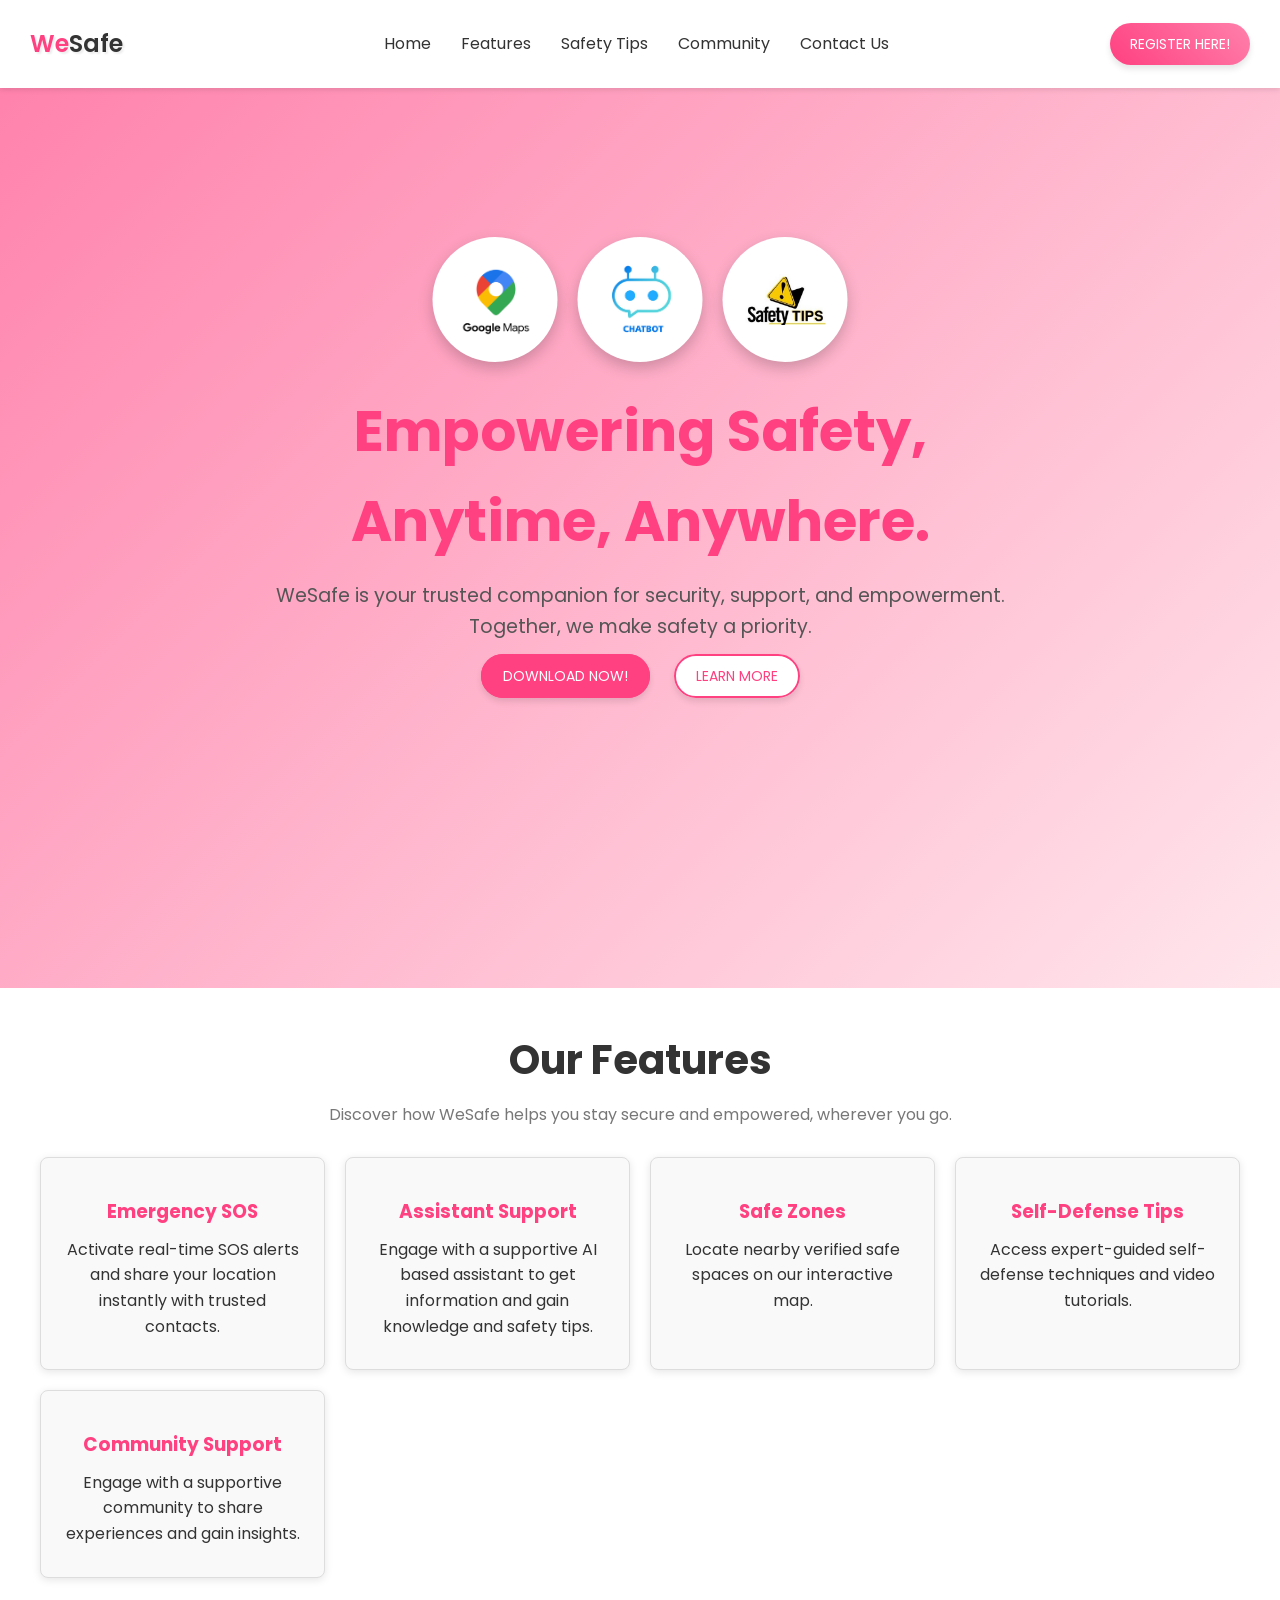
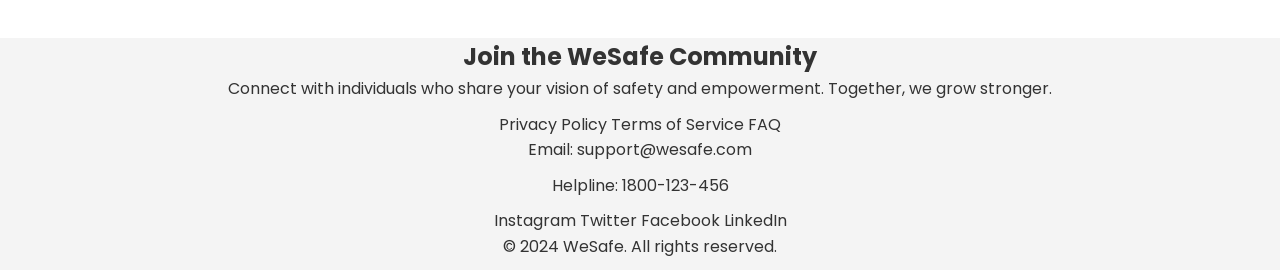
<file: index.html>
<!DOCTYPE html>
<html lang="en">
<head>
    <meta charset="UTF-8">
    <meta name="viewport" content="width=device-width, initial-scale=1.0">
    <title>WeSafe - Safety Website</title>
    <link rel="stylesheet" href="styles.css">
    <link href="https://fonts.googleapis.com/css2?family=Poppins:wght@300;400;600&display=swap" rel="stylesheet">
</head>
<body>
    <nav class="navbar">
        <div class="logo">We<span>Safe</span></div>
        <ul class="nav-links">
            <li><a href="#home">Home</a></li>
            <li><a href="#features">Features</a></li>
            <li><a href="tips.html">Safety Tips</a></li>
            <li><a href="#community">Community</a></li>
            <li><a href="#community">Contact Us</a></li>
        </ul>
        <a href="register.html" class="btn btn-login">Register Here!</a>
    </nav>
    <section class="hero" id="home">
        <div class="hero-content">
            <div class="hero-top-buttons">
                <!-- <a href="#" target="_blank" class="button-icon">
                    <img src="f1.jpg" alt="SOS" class="button-icon">
                </a> -->
                <a href="https://maps.google.com" target="_blank" class="button-icon" id="mapsLink">
                    <img src="f2.png" alt="Maps" class="button-icon">
                </a>
                <a href="https://cdn.botpress.cloud/webchat/v2.2/shareable.html?configUrl=https://files.bpcontent.cloud/2024/12/22/10/20241222104906-MTEVPMKH.json" target="_blank" class="button-icon">
                    <img src="f3.jpg" alt="Chatbot" class="button-icon">
                </a>
                <a href="tips.html" target="_blank" class="button-icon">
                    <img src="f4.jpg" alt="Tips" class="button-icon">
                </a>
            </div>
            <h1>Empowering Safety, Anytime, Anywhere.</h1>
            <p>WeSafe is your trusted companion for security, support, and empowerment. Together, we make safety a
                priority.</p>
            <div class="hero-buttons">
                <a href="#" class="btn btn-primary">Download Now!</a>
                <a href="#features" class="btn btn-secondary">Learn More</a>
            </div>
        </div>
    </section>
    <section id="features" class="features">
        <h2>Our Features</h2>
        <p class="section-desc">Discover how WeSafe helps you stay secure and empowered, wherever you go.</p>
        <div class="feature-cards">
            <div class="card">
                <h3>Emergency SOS</h3>
                <p>Activate real-time SOS alerts and share your location instantly with trusted contacts.</p>
            </div>
            <div class="card">
                <h3>Assistant Support</h3>
                <p>Engage with a supportive AI based assistant to get information and gain knowledge and safety tips.
                </p>
            </div>
            <div class="card">
                <h3>Safe Zones</h3>
                <p>Locate nearby verified safe spaces on our interactive map.</p>
            </div>
            <div class="card">
                <h3>Self-Defense Tips</h3>
                <p>Access expert-guided self-defense techniques and video tutorials.</p>
            </div>
            <div class="card">
                <h3>Community Support</h3>
                <p>Engage with a supportive community to share experiences and gain insights.</p>
            </div>
        </div>
    </section>
    <section id="community" class="community">
        <center>
            <h2>Join the WeSafe Community</h2>
            <p>Connect with individuals who share your vision of safety and empowerment. Together, we grow stronger.</p>
        </center>
    </section>
    <footer>
        <center>
            <div class="footer-container">
                <div class="footer-links">
                    <a href="#">Privacy Policy</a>
                    <a href="#">Terms of Service</a>
                    <a href="#">FAQ</a>
                </div>
                <div class="footer-contact">
                    <p>Email: support@wesafe.com</p>
                    <p>Helpline: 1800-123-456</p>
                </div>
                <div class="footer-social">
                    <a href="#">Instagram</a>
                    <a href="#">Twitter</a>
                    <a href="#">Facebook</a>
                    <a href="#">LinkedIn</a>
                </div>
            </div>
            <p class="footer-copy">© 2024 WeSafe. All rights reserved.</p>
        </center>
    </footer>
</body>
</html>
</file>
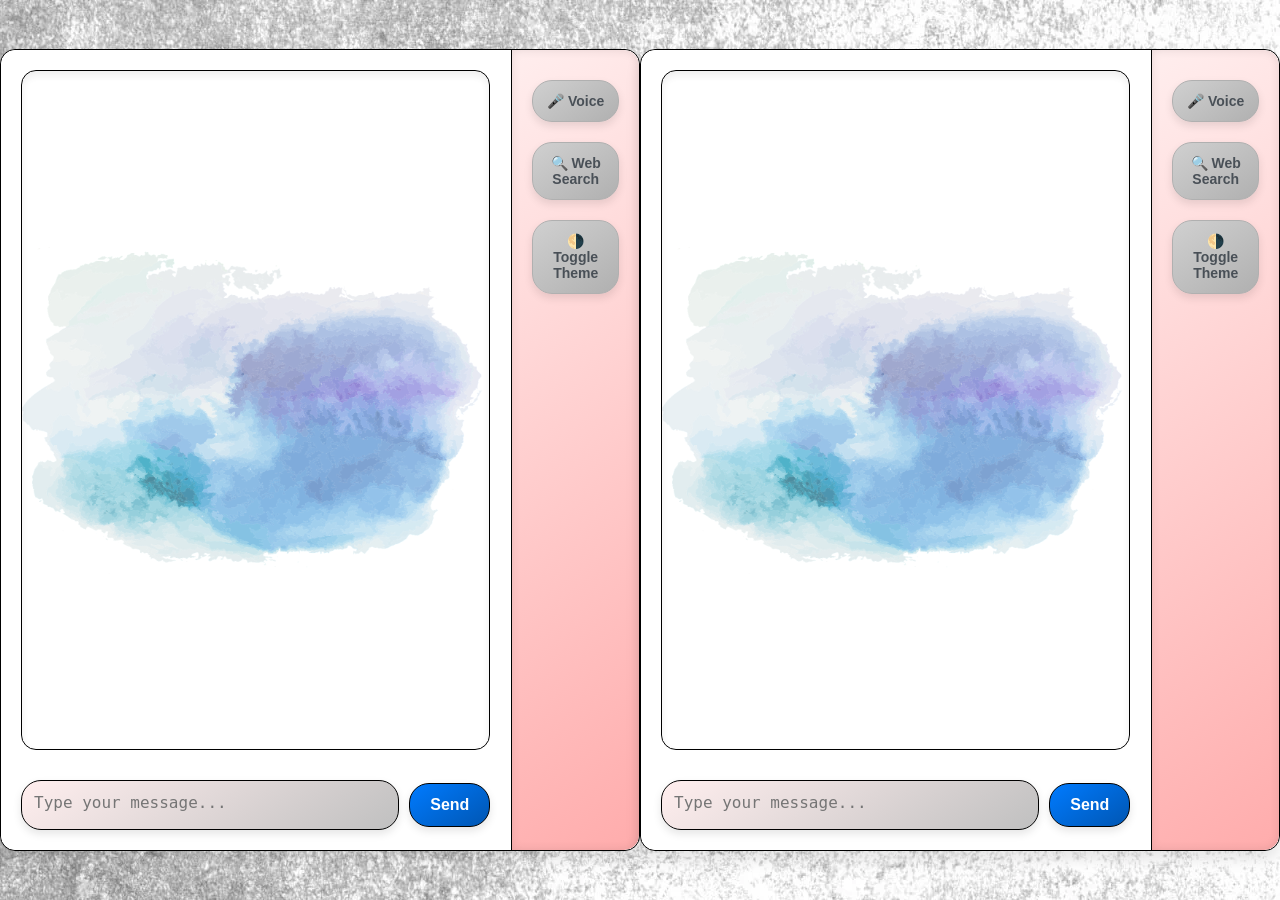
<file: chatbot.html>
<!DOCTYPE html>
<html lang="en">
<head>
    <meta charset="UTF-8">
    <meta name="viewport" content="width=device-width, initial-scale=1.0">
    <title>WeSafe : Virtual Assistant</title>
    <link href="https://fonts.googleapis.com/css2?family=Poppins:wght@400;600&display=swap" rel="stylesheet">
    <style>
        body {
            font-family: 'Poppins', sans-serif;
            margin: 0;
            display: flex;
            align-items: center;
            justify-content: center;
            height: 100vh;
            background: #f8f9fa;
            color: #333;
            transition: background-color 0.3s ease, color 0.3s ease;
        }

        .container {
            display: flex;
            width: 90%;
            max-width: 1200px;
            height: 90%;
            max-height: 800px;
            border-radius: 15px;
            overflow: hidden;
            background: #ffffff;
            box-shadow: 0 8px 16px rgba(0, 0, 0, 0.1);
            transition: background-color 0.3s ease;
        }

        .chat-panel {
            display: flex;
            flex-direction: column;
            width: 80%;
            height: 100%;
            padding: 20px;
            background: linear-gradient(145deg, #ffffff, #f5f5f5);
            border-radius: 15px 0 0 15px;
            border-right: 1px solid #e0e0e0;
            box-shadow: 4px 0 8px rgba(0, 0, 0, 0.1);
            transition: background-color 0.3s ease;
            box-sizing: border-box;
        }

        .output {
            flex: 1;
            overflow-y: auto;
            padding: 20px;
            border-radius: 15px;
            background: linear-gradient(145deg, #f7f9fc, #ffffff);
            margin-bottom: 20px;
            box-shadow: inset 0 4px 8px rgba(0, 0, 0, 0.1);
            border: 1px solid #e0e3e8;
            color: #495057;
            transition: background-color 0.3s ease, color 0.3s ease;
            box-sizing: border-box;
            position: relative;
            background-image: url('DOJ LOGO.png');
            background-size: contain;
            background-position: center;
            background-repeat: no-repeat;
            background-color: #f7f9fc;
        }

        .output::before {
            content: '';
            position: absolute;
            top: 0;
            left: 0;
            width: 100%;
            height: 100%;
            background: rgba(255, 255, 255, 0.3);
            border-radius: 15px;
            z-index: 1;
        }

        .output>* {
            position: relative;
            z-index: 2;
        }

        .output div {
            margin-bottom: 15px;
            padding: 12px 20px;
            border-radius: 15px;
            box-shadow: 0 4px 8px rgba(0, 0, 0, 0.1);
            max-width: 90%;
            font-weight: 500;
            overflow-wrap: break-word;
            transition: background-color 0.3s ease, border-color 0.3s ease;
        }

        .output .user {
            background: linear-gradient(145deg, #007bff, #0056b3);
            align-self: flex-end;
            margin-left: auto;
            border: 1px solid #182b7e;
            color: #ffffff;
        }

        .output .assistant {
            background: linear-gradient(145deg, #6c757d, #5a6268);
            color: #ffffff;
            border: 1px solid #5a6268;
        }

        .input-panel {
            display: flex;
            align-items: center;
            padding-top: 10px;
        }

        textarea {
            flex: 1;
            padding: 12px;
            border-radius: 20px;
            border: 1px solid #ced4da;
            margin-right: 10px;
            font-size: 16px;
            background: linear-gradient(145deg, #e0e0e0, #c0c0c0);
            color: #495057;
            box-shadow: 0 4px 8px rgba(0, 0, 0, 0.1);
            transition: border-color 0.3s ease, box-shadow 0.3s ease;
            resize: none;
            height: 50px;
            box-sizing: border-box;
        }

        button {
            padding: 12px 20px;
            border-radius: 20px;
            background: linear-gradient(145deg, #007bff, #0056b3);
            color: #ffffff;
            border: 1px solid #0056b3;
            cursor: pointer;
            font-size: 16px;
            font-weight: 700;
            transition: background 0.3s ease, transform 0.2s ease, box-shadow 0.3s ease;
            box-shadow: 0 4px 8px rgba(0, 0, 0, 0.1);
            box-sizing: border-box;
        }

        button:hover {
            background: linear-gradient(145deg, #0056b3, #004494);
            transform: scale(1.05);
            box-shadow: 0 6px 12px rgba(0, 87, 179, 0.5);
        }

        .options-box {
            display: flex;
            flex-direction: column;
            width: 20%;
            background: linear-gradient(145deg, #ffffff, #f5f5f5);
            border-left: 1px solid #e0e0e0;
            box-shadow: inset 0 0 10px rgba(0, 0, 0, 0.1);
            padding: 20px;
            border-radius: 0 15px 15px 0;
            box-sizing: border-box;
            overflow-y: auto;
        }

        body:not(.dark-mode) .options-box button {
            background: linear-gradient(145deg, #d0d0d0, #b0b0b0);
            border-color: #b0b0b0;
            color: #495057;
        }

        .options-box button {
            margin: 10px 0;
            padding: 12px;
            border-radius: 20px;
            background: linear-gradient(145deg, #f8f9fa, #e9ecef);
            color: #495057;
            border: 1px solid #ced4da;
            box-shadow: 0 4px 8px rgba(0, 0, 0, 0.1);
            transition: background 0.3s ease, transform 0.2s ease, box-shadow 0.3s ease;
            font-size: 14px;
            box-sizing: border-box;
        }

        .options-box button:hover {
            background: linear-gradient(145deg, #e9ecef, #f1f3f5);
            transform: scale(1.05);
            box-shadow: 0 6px 12px rgba(0, 0, 0, 0.3);
        }

        body.dark-mode {
            background: #121212;
            color: #e0e0e0;
        }

        body.dark-mode .container {
            background: #1e1e1e;
            box-shadow: 0 8px 16px rgba(0, 0, 0, 0.5);
        }

        body.dark-mode .chat-panel {
            background: linear-gradient(145deg, #2c2c2c, #1e1e1e);
            border-right: 1px solid #333;
        }

        body.dark-mode .output .user {
            background: linear-gradient(145deg, #007bff, #0056b3);
            border: 1px solid #0056b3;
            color: #ffffff;
        }

        body.dark-mode .output .assistant {
            background: linear-gradient(145deg, #4a4a4a, #2c2c2c);
            border: 1px solid #4a4a4a;
            color: #e0e0e0;
        }

        body.dark-mode .options-box {
            background: linear-gradient(145deg, #1e1e1e, #2c2c2c);
            border-left: 1px solid #333;
        }

        body.dark-mode .options-box button {
            background: linear-gradient(145deg, #333, #444);
            border-color: #333;
            color: #e0e0e0;
        }
    </style>
</head>

<body>
    <div class="container">
        <div class="chat-panel">
            <div id="output" class="output"></div>
            <div class="input-panel">
                <textarea id="user-input" placeholder="Type your message..."></textarea>
                <button onclick="sendMessage()">Send</button>
            </div>
        </div>
        <div class="options-box">
            <button onclick="activateVoice()">🎤 Voice</button>
            <button onclick="searchWebsite()">🔍 Web Search</button>
            <button onclick="toggleTheme()">🌗 Toggle Theme</button>
        </div>
    </div>
    <script>
        function sendMessage() {
            const input = document.getElementById('user-input').value;
            if (input.trim() !== "") {
                addMessage(input, "user");
                document.getElementById('user-input').value = '';
                processResponse(input);
            }
        }

        function addMessage(text, sender) {
            const message = { text, sender };
            displayMessage(message);
        }

        function displayMessage({ text, sender }) {
            const output = document.getElementById('output');
            const messageElement = document.createElement('div');
            messageElement.textContent = text;
            messageElement.className = sender;
            output.appendChild(messageElement);
            output.scrollTop = output.scrollHeight;
        }

        function processResponse(input) {
            const response = `Response to "${input}"`;
            setTimeout(() => addMessage(response, "assistant"), 1000);
        }

        function activateVoice() {
            const recognition = new (window.SpeechRecognition || window.webkitSpeechRecognition)();
            recognition.lang = 'en-US';
            recognition.interimResults = false;
            recognition.onresult = (event) => {
                const transcript = event.results[0][0].transcript;
                addMessage(transcript, "user");
                processResponse(transcript);
            };
            recognition.onerror = (event) => {
                console.error("Voice recognition error:", event.error);
            };
            recognition.start();
        }

        function searchWebsite() {
            const input = document.getElementById('user-input').value;
            if (input.trim() !== "") {
                const searchURL = `https://www.google.com/search?q=${encodeURIComponent(input)}`;
                window.open(searchURL, '_blank');
            }
        }

        function toggleTheme() {
            darkMode = !darkMode;
            document.body.classList.toggle('dark-mode', darkMode);
        }

        document.addEventListener('keydown', function (event) {
            if (event.key === "Enter" && !event.shiftKey) {
                event.preventDefault();
                sendMessage();
            }
        });

        function toggleTheme() {
            darkMode = !darkMode;
            document.body.classList.toggle('dark-mode', darkMode);
        }

        window.onload = function () {
            loadConversations();
            if (conversations.length > 0) {
                currentConversation = conversations[conversations.length - 1];
                showConversation(currentConversation);
            }
        };

    </script>
</body>
</html>




<!DOCTYPE html>
<html lang="en">

<head>
    <meta charset="UTF-8">
    <meta name="viewport" content="width=device-width, initial-scale=1.0">
    <title>WeSafe : Virtual Assistant</title>
    <link href="https://fonts.googleapis.com/css2?family=Poppins:wght@400;600&display=swap" rel="stylesheet">
    <style>
        body {
            font-family: 'Poppins', sans-serif;
            background-image: url(chatbot_bg.avif);
            margin: 0;
            display: flex;
            align-items: center;
            justify-content: center;
            height: 100vh;
            color: #333;
            transition: background-color 0.3s ease, color 0.3s ease;
        }

        .container {
            display: flex;
            width: 90%;
            max-width: 1200px;
            height: 90%;
            max-height: 800px;
            border-radius: 15px;
            overflow: hidden;
            background: #ffffff;
            box-shadow: 0 8px 16px rgba(0, 0, 0, 0.1);
            transition: background-color 0.3s ease;
            border: 1px solid black;
        }

        .chat-panel {
            display: flex;
            flex-direction: column;
            width: 80%;
            height: 100%;
            padding: 20px;
            background: linear-gradient(145deg, #ffffff, #ffffff);
            border-radius: 15px 0 0 15px;
            border-right: 1px solid #ffffff;
            box-shadow: 4px 0 8px rgba(0, 0, 0, 0.1);
            transition: background-color 0.3s ease;
            box-sizing: border-box;
        }

        .output {
            flex: 1;
            overflow-y: auto;
            padding: 20px;
            border-radius: 15px;
            background: linear-gradient(145deg, #ffc4c4, #ffc0c0);
            margin-bottom: 20px;
            box-shadow: inset 0 4px 8px rgba(0, 0, 0, 0.1);
            border: 1px solid #000000;
            color: #495057;
            transition: background-color 0.3s ease, color 0.3s ease;
            box-sizing: border-box;
            position: relative;
            background-image: url(chatbot_img.avif);
            background-size: contain;
            background-position: center;
            background-repeat: no-repeat;
            background-color: #ffffff;
        }

        .output>* {
            position: relative;
            z-index: 2;
        }

        .output div {
            margin-bottom: 15px;
            padding: 12px 20px;
            border-radius: 15px;
            box-shadow: 0 4px 8px rgba(0, 0, 0, 0.1);
            max-width: 90%;
            font-weight: 500;
            overflow-wrap: break-word;
            transition: background-color 0.3s ease, border-color 0.3s ease;
        }

        .output .user {
            background: linear-gradient(145deg, #00ffff, #00ff15);
            align-self: flex-end;
            margin-left: auto;
            border: 1px solid #182b7e;
            color: #000000;
        }

        .output .assistant {
            background: linear-gradient(145deg, #33ff00, #00ffff);
            color: #000000;
            border: 1px solid #5a6268;
        }

        .input-panel {
            display: flex;
            align-items: center;
            padding-top: 10px;
        }

        textarea {
            flex: 1;
            padding: 12px;
            border-radius: 20px;
            border: 1px solid #000000;
            margin-right: 10px;
            font-size: 16px;
            background: linear-gradient(145deg, #ffeeee, #c0c0c0);
            color: #495057;
            box-shadow: 0 4px 8px rgba(0, 0, 0, 0.1);
            transition: border-color 0.3s ease, box-shadow 0.3s ease;
            resize: none;
            height: 50px;
            box-sizing: border-box;
        }

        button {
            padding: 12px 20px;
            border-radius: 20px;
            background: linear-gradient(145deg, #007bff, #0056b3);
            color: #ffffff;
            border: 1px solid #000000;
            cursor: pointer;
            font-size: 16px;
            font-weight: 700;
            transition: background 0.3s ease, transform 0.2s ease, box-shadow 0.3s ease;
            box-shadow: 0 4px 8px rgba(0, 0, 0, 0.1);
            box-sizing: border-box;
        }

        button:hover {
            background: linear-gradient(145deg, #0056b3, #004494);
            transform: scale(1.05);
            box-shadow: 0 6px 12px rgba(0, 87, 179, 0.5);
        }

        .options-box {
            display: flex;
            flex-direction: column;
            width: 20%;
            background: linear-gradient(145deg, #ffeeee, #ffacac);
            border-left: 1px solid #000000;
            box-shadow: inset 0 0 10px rgba(0, 0, 0, 0.1);
            padding: 20px;
            border-radius: 0 15px 15px 0;
            box-sizing: border-box;
            overflow-y: auto;
        }

        body:not(.dark-mode) .options-box button {
            background: linear-gradient(145deg, #d0d0d0, #b0b0b0);
            border-color: #b0b0b0;
            color: #495057;
        }

        .options-box button {
            margin: 10px 0;
            padding: 12px;
            border-radius: 20px;
            background: linear-gradient(145deg, #0080ff, #0b64bd);
            color: #0080ff;
            border: 1px solid #000000;
            box-shadow: 0 4px 8px rgba(0, 0, 0, 0.1);
            transition: background 0.3s ease, transform 0.2s ease, box-shadow 0.3s ease;
            font-size: 14px;
            box-sizing: border-box;
        }

        .options-box button:hover {
            background: linear-gradient(145deg, #e9ecef, #f1f3f5);
            transform: scale(1.05);
            box-shadow: 0 6px 12px rgba(0, 0, 0, 0.3);
        }

        body.dark-mode {
            background: #121212;
            color: #e0e0e0;
        }

        body.dark-mode .container {
            background: #1e1e1e;
            box-shadow: 0 8px 16px rgba(0, 0, 0, 0.5);
        }

        body.dark-mode .chat-panel {
            background: linear-gradient(145deg, #2c2c2c, #1e1e1e);
            border-right: 1px solid #333;
        }

        body.dark-mode .output .user {
            background: linear-gradient(145deg, #007bff, #0056b3);
            border: 1px solid #0056b3;
            color: #ffffff;
        }

        body.dark-mode .output .assistant {
            background: linear-gradient(145deg, #4a4a4a, #2c2c2c);
            border: 1px solid #4a4a4a;
            color: #e0e0e0;
        }

        body.dark-mode .options-box {
            background: linear-gradient(145deg, #1e1e1e, #2c2c2c);
            border-left: 1px solid #333;
        }

        body.dark-mode .options-box button {
            background: linear-gradient(145deg, #333, #444);
            border-color: #333;
            color: #e0e0e0;
        }
    </style>
</head>

<body>
    <div class="container">
        <div class="chat-panel">
            <div id="output" class="output"></div>
            <div class="input-panel">
                <textarea id="user-input" placeholder="Type your message..."></textarea>
                <button onclick="sendMessage()">Send</button>
            </div>
        </div>
        <div class="options-box">
            <button onclick="activateVoice()">🎤 Voice</button>
            <button onclick="searchWebsite()">🔍 Web Search</button>
            <button onclick="toggleTheme()">🌗 Toggle Theme</button>
        </div>
    </div>
    <script>
        function sendMessage() {
            const input = document.getElementById('user-input').value;
            if (input.trim() !== "") {
                addMessage(input, "user");
                document.getElementById('user-input').value = '';
                processResponse(input);
            }
        }

        function addMessage(text, sender) {
            const message = { text, sender };
            displayMessage(message);
        }

        function displayMessage({ text, sender }) {
            const output = document.getElementById('output');
            const messageElement = document.createElement('div');
            messageElement.textContent = text;
            messageElement.className = sender;
            output.appendChild(messageElement);
            output.scrollTop = output.scrollHeight;
        }

        function processResponse(input) {
            const response = `Response to "${input}"`;
            setTimeout(() => addMessage(response, "assistant"), 1000);
        }

        function activateVoice() {
            const recognition = new (window.SpeechRecognition || window.webkitSpeechRecognition)();
            recognition.lang = 'en-US';
            recognition.interimResults = false;
            recognition.onresult = (event) => {
                const transcript = event.results[0][0].transcript;
                addMessage(transcript, "user");
                processResponse(transcript);
            };
            recognition.onerror = (event) => {
                console.error("Voice recognition error:", event.error);
            };
            recognition.start();
        }

        function searchWebsite() {
            const input = document.getElementById('user-input').value;
            if (input.trim() !== "") {
                const searchURL = `https://www.google.com/search?q=${encodeURIComponent(input)}`;
                window.open(searchURL, '_blank');
            }
        }

        function toggleTheme() {
            darkMode = !darkMode;
            document.body.classList.toggle('dark-mode', darkMode);
        }

        document.addEventListener('keydown', function (event) {
            if (event.key === "Enter" && !event.shiftKey) {
                event.preventDefault();
                sendMessage();
            }
        });

        let darkMode = false;

        function toggleTheme() {
            darkMode = !darkMode;
            document.body.classList.toggle('dark-mode', darkMode);
        }

        window.onload = function () {
            loadConversations();
            if (conversations.length > 0) {
                currentConversation = conversations[conversations.length - 1];
                showConversation(currentConversation);
            }
        };

    </script>
</body>
</html>
</file>
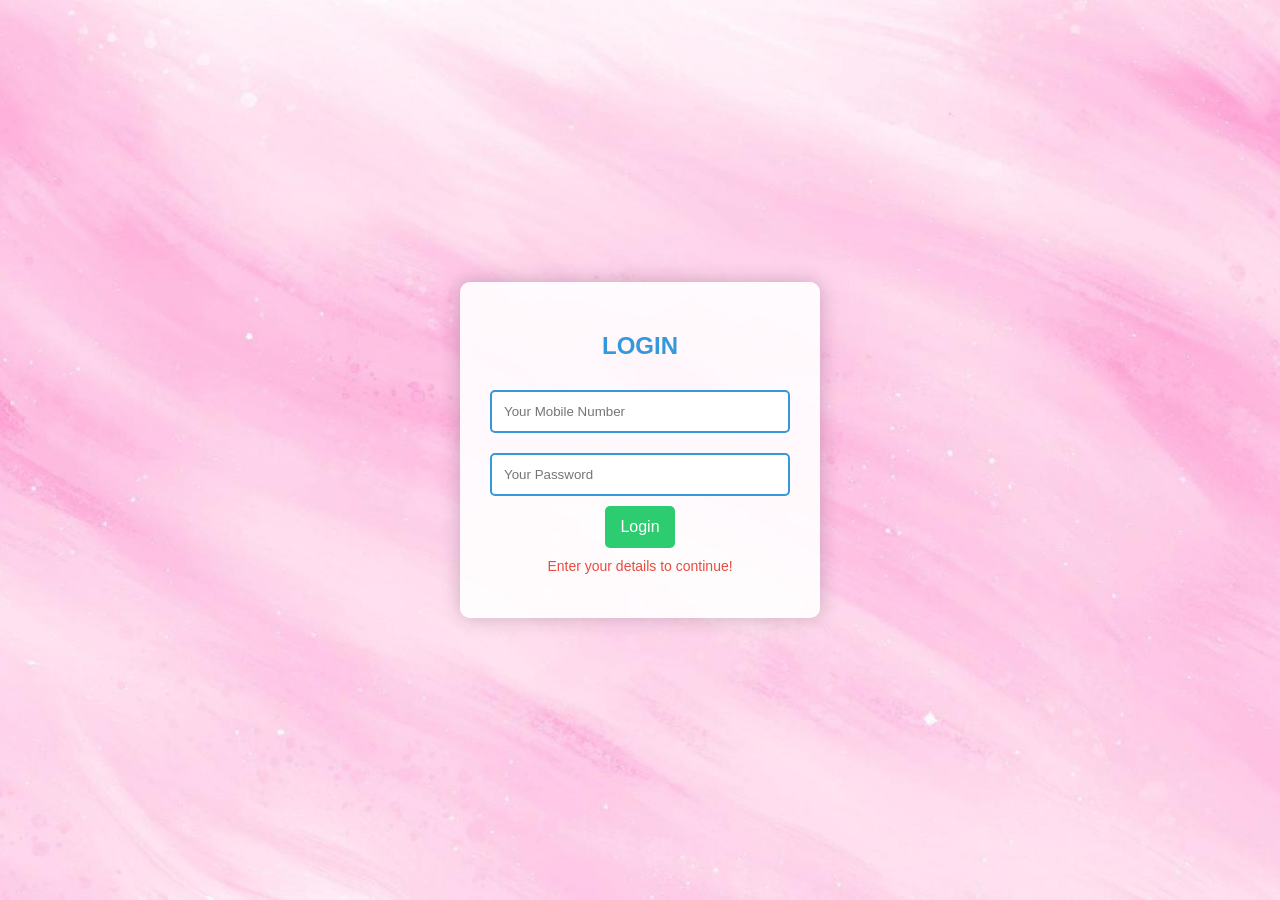
<file: login.html>
<!DOCTYPE html>
<html lang="en">

<head>
    <meta charset="UTF-8">
    <meta name="viewport" content="width=device-width, initial-scale=1.0">
    <title>Login</title>
    <style>
        body {
            font-family: 'Segoe UI', Tahoma, Geneva, Verdana, sans-serif;
            background-color: #7f8c8d;
            margin: 0;
            display: flex;
            align-items: center;
            justify-content: center;
            height: 100vh;
            background-image: url(bg1.jpg);
            background-size: cover;
            background-position: center;
        }

        .login-container {
            background-color: rgba(255, 255, 255, 0.9);
            box-shadow: 0 0 20px rgba(0, 0, 0, 0.2);
            padding: 30px;
            border-radius: 10px;
            width: 300px;
            text-align: center;
            backdrop-filter: blur(5px);
            animation: fadeInDown 1s ease-in-out;
        }

        .logo {
            width: 80px;
            height: 80px;
            margin-bottom: 20px;
        }

        .login-container h2 {
            color: #3498db;
            font-size: 24px;
            margin-bottom: 20px;
        }

        .login-form input {
            width: 100%;
            padding: 12px;
            margin: 10px 0;
            box-sizing: border-box;
            border: 2px solid #3498db;
            border-radius: 5px;
            outline: none;
            transition: border-color 0.3s;
        }

        .login-form input:focus {
            border-color: #e74c3c;
        }

        .login-form button {
            background-color: #2ecc71;
            color: #fff;
            padding: 12px 15px;
            border: none;
            border-radius: 5px;
            cursor: pointer;
            font-size: 16px;
            transition: background-color 0.3s;
        }

        .login-form button:hover {
            background-color: #27ae60;
        }

        .magic-text {
            font-size: 14px;
            color: #e74c3c;
            margin-top: 10px;
        }

        /* Animations */
        @keyframes fadeIn {
            from {
                opacity: 0;
            }

            to {
                opacity: 1;
            }
        }

        @keyframes fadeInDown {
            from {
                opacity: 0;
                transform: translateY(-20px);
            }

            to {
                opacity: 1;
                transform: translateY(0);
            }
        }

        @keyframes slideInFromLeft {
            from {
                opacity: 0;
                transform: translateX(-100%);
            }

            to {
                opacity: 1;
                transform: translateX(0);
            }
        }

        @keyframes slideInFromRight {
            from {
                opacity: 0;
                transform: translateX(100%);
            }

            to {
                opacity: 1;
                transform: translateX(0);
            }
        }
    </style>
</head>

<body>
    <div class="login-container">
        <h2>LOGIN</h2>
        <form class="login-form" onsubmit="return false;">
            <input type="tel" id="mobileNumber" placeholder="Your Mobile Number" required>
            <input type="password" id="password" placeholder="Your Password" required>
            <button onclick="login()">Login</button>
        </form>
        <p class="magic-text">Enter your details to continue!</p>
    </div>

    <script>
        function login() {
            var mobileNumberInput = document.getElementById('mobileNumber');
            var passwordInput = document.getElementById('password');
            var uniqueIdInput = document.getElementById('uniqueId');

            var mobileNumber = mobileNumberInput.value;
            var password = passwordInput.value;
            var uniqueId = uniqueIdInput.value;

            simulateVerification(uniqueId, function(isValid) {
                if (isValid && mobileNumber === '1234567890' && password === 'password') {
                    alert('🎉 Login successful! Welcome to the Magic World! 🎉');
                } else {
                    alert('🚫 Invalid mobile number, password, or unique ID. Please try again. 🚫');
                }
            });
        }

        function validateNumericInput(input, maxLength) {
            input.value = input.value.replace(/\D/g, '');
            if (input.value.length > maxLength) {
                input.value = input.value.slice(0, maxLength);
            }
        }
    </script>
</body>
</html>
</file>
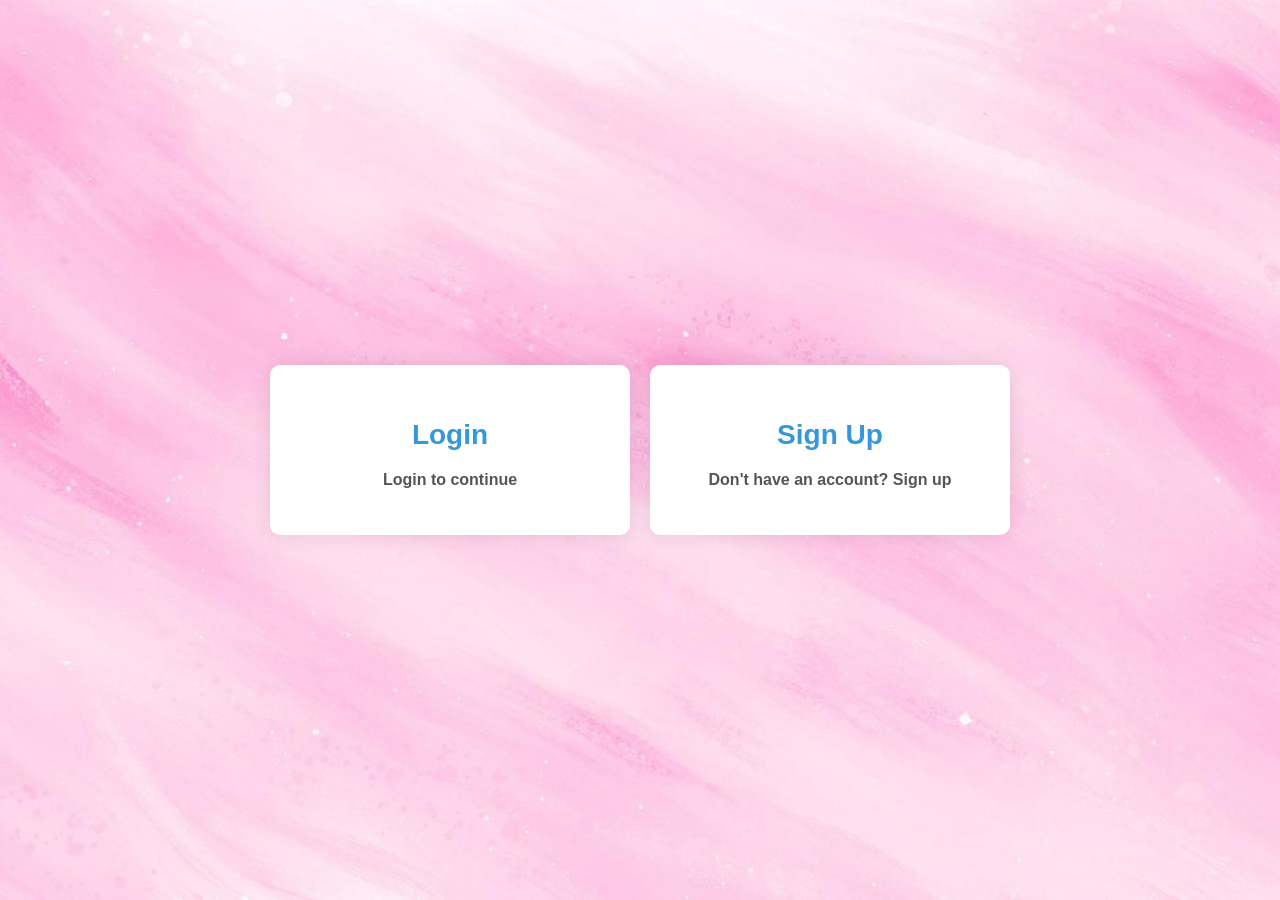
<file: register.html>
<!DOCTYPE html>
<html lang="en">

<head>
    <meta charset="UTF-8">
    <meta name="viewport" content="width=device-width, initial-scale=1.0">
    <title>Register Now!</title>
    <style>
        body {
            background-image: url(bg1.jpg);
            background-repeat: no-repeat;
            background-size: cover;
            font-family: 'Arial', sans-serif;
            background-color: #f5f5f5;
            margin: 0;
            padding: 0;
            display: flex;
            align-items: center;
            justify-content: center;
            height: 100vh;
        }

        .container {
            text-align: center;
        }

        .profile-container,
        .login-container,
        .signup-container {
            text-decoration: none;
            color: inherit;
            background-color: #fff;
            box-shadow: 0 0 20px rgba(0, 0, 0, 0.1);
            padding: 30px;
            border-radius: 10px;
            width: 300px;
            margin: 20px;
            text-align: center;
            display: none;
            transition: transform 0.2s;
            overflow: hidden;
            animation: fadeInDown 1s ease-in-out;
        }

        .profile-container:hover,
        .login-container:hover,
        .signup-container:hover {
            transform: scale(1.05);
        }

        .profile-header {
            background-color: #3498db;
            color: #fff;
            padding: 20px;
            border-radius: 10px 10px 0 0;
        }

        .profile-body {
            padding: 20px;
        }

        .profile-info {
            margin-bottom: 15px;
        }

        .profile-info label {
            font-weight: bold;
            color: #555;
            display: block;
            margin-bottom: 5px;
        }

        .profile-info p {
            color: #333;
            margin: 0;
        }

        .profile-footer {
            background-color: #ecf0f1;
            padding: 10px;
            border-radius: 0 0 10px 10px;
        }

        h2 {
            color: #3498db;
            font-size: 28px;
            margin-bottom: 20px;
        }

        p {
            margin-top: 10px;
            color: #555;
        }

        a {
            color: #3498db;
            text-decoration: none;
            font-weight: bold;
        }

        a:hover {
            text-decoration: black underline;
        }

        button {
            background-color: #2ecc71;
            color: #fff;
            padding: 12px 20px;
            border: none;
            border-radius: 5px;
            cursor: pointer;
            font-size: 16px;
            transition: background-color 0.3s;
            margin-top: 15px;
        }

        button:hover {
            background-color: #27ae60;
        }

        .container {
            display: flex;
            flex-wrap: wrap;
            justify-content: center;
        }

        .container>* {
            margin: 10px;
        }

        /* Animations */
        @keyframes fadeIn {
            from {
                opacity: 0;
            }

            to {
                opacity: 1;
            }
        }

        @keyframes fadeInDown {
            from {
                opacity: 0;
                transform: translateY(-20px);
            }

            to {
                opacity: 1;
                transform: translateY(0);
            }
        }

        @keyframes slideInFromLeft {
            from {
                opacity: 0;
                transform: translateX(-100%);
            }

            to {
                opacity: 1;
                transform: translateX(0);
            }
        }

        @keyframes slideInFromRight {
            from {
                opacity: 0;
                transform: translateX(100%);
            }

            to {
                opacity: 1;
                transform: translateX(0);
            }
        }
    </style>
</head>

<body>
    <div class="container">
        <div id="profileContainer" class="profile-container">
            <div class="profile-header">
                <h2>User Profile</h2>
            </div>
            <div class="profile-body">
                <div class="profile-info">
                    <label>Email:</label>
                    <p id="email">user@example.com</p>
                </div>
                <div class="profile-info">
                    <label>Address:</label>
                    <p id="address">123 Main Street, Cityville</p>
                </div>
                <div class="profile-info">
                    <label>Mobile:</label>
                    <p id="mobile">(555) 123-4567</p>
                </div>
                <div class="profile-info">
                    <label>Unique ID:</label>
                    <p id="uniqueIdDisplay">123456789</p>
                </div>
            </div>
            <div class="profile-footer">
                <p>Welcome! Feel free to connect and share your story.</p>
            </div>
        </div>

        <a href="login.html" class="login-container">
            <h2>Login</h2>
            <p>Login to continue</p>
        </a>

        <a href="signup.html" class="signup-container">
            <h2>Sign Up</h2>
            <p>Don't have an account? Sign up</p>
        </a>
    </div>

    <script>
        const isLoggedIn = false; 

        if (isLoggedIn) {
            document.getElementById('profileContainer').style.display = 'block';

            const userData = {
                userName: "John Doe",
                email: "john.doe@example.com",
                address: "456 Oak Street, Townsville",
                mobile: "(555) 987-6543",
                uniqueId: "123456789"
            };

            document.getElementById('email').innerText = userData.email;
            document.getElementById('address').innerText = userData.address;
            document.getElementById('mobile').innerText = userData.mobile;
            document.getElementById('uniqueIdDisplay').innerText = userData.uniqueId;
        } else {
            document.querySelectorAll('.login-container, .signup-container').forEach(container => {
                container.style.display = 'block';
            });
        }
    </script>
</body>

</html>
</file>
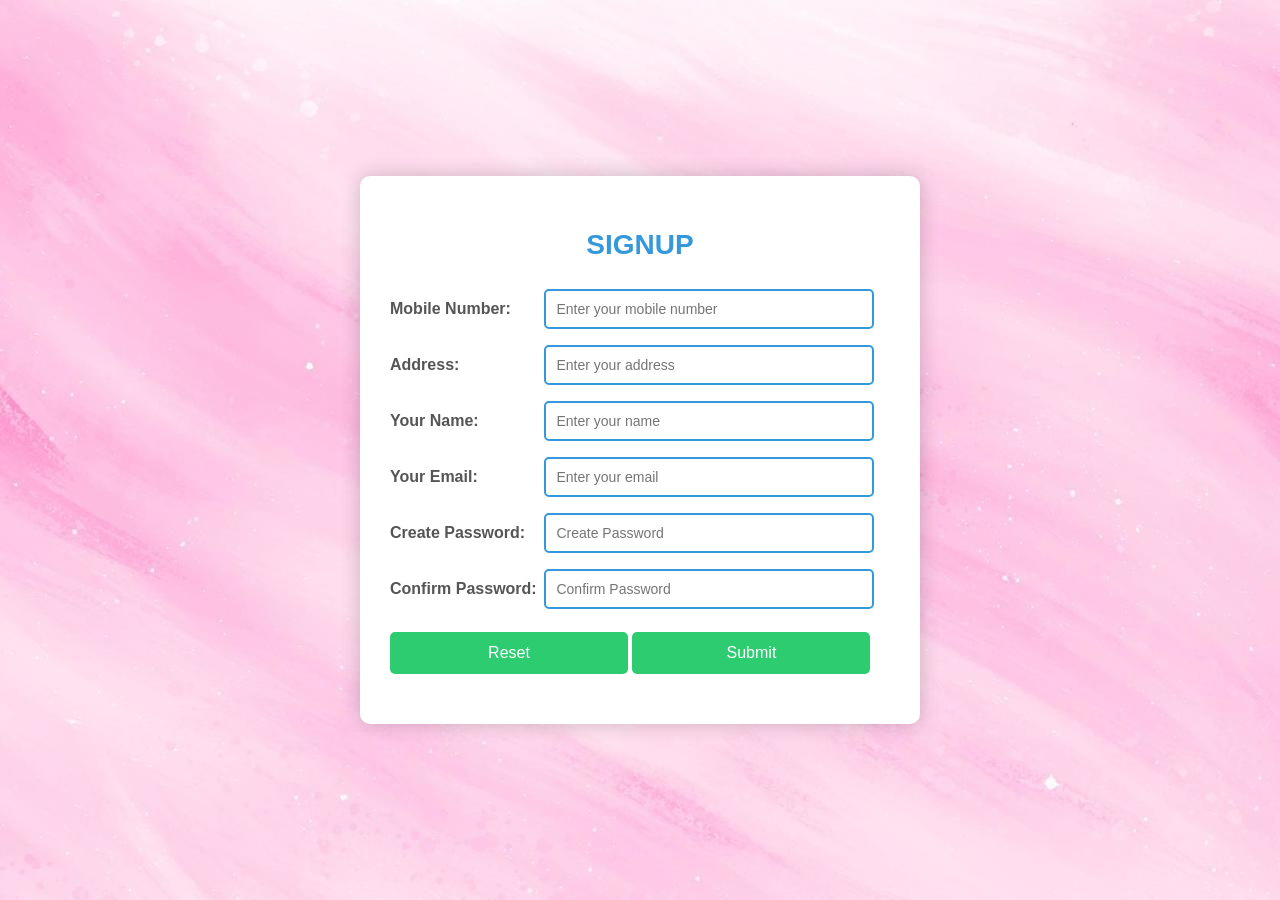
<file: signup.html>
<!DOCTYPE html>
<html lang="en">

<head>
    <meta charset="UTF-8">
    <meta name="viewport" content="width=device-width, initial-scale=1.0">
    <title>Signup</title>
    <style>
        body {
            background-image: url(bg1.jpg);
            font-family: 'Segoe UI', Tahoma, Geneva, Verdana, sans-serif;
            background-color: #f2f2f2;
            margin: 0;
            display: flex;
            align-items: center;
            justify-content: center;
            height: 100vh;
        }

        .signup-container {
            background-color: #fff;
            box-shadow: 0 0 20px rgba(0, 0, 0, 0.2);
            padding: 30px;
            border-radius: 10px;
            width: 500px;
            backdrop-filter: blur(5px);
            animation: fadeInDown 1s ease-in-out;
        }

        h2 {
            color: #3498db;
            font-size: 28px;
            margin-bottom: 20px;
            animation: fadeIn 1.5s ease-in-out;
        }

        .signup-form label {
            text-align: left;
            font-weight: bold;
            margin-bottom: 5px;
            color: #555;
            display: inline-block;
            width: 150px;
            animation: fadeIn 1s ease-in-out;
            /* Fixed width for labels */
        }

        .signup-form input {
            width: calc(100% - 170px);
            padding: 10px;
            margin: 8px 0;
            box-sizing: border-box;
            border: 2px solid #3498db;
            border-radius: 5px;
            outline: none;
            transition: border-color 0.3s;
            font-size: 14px;
            display: inline-block;
        }

        .signup-form button {
            background-color: #2ecc71;
            color: #fff;
            padding: 12px 15px;
            border: none;
            border-radius: 5px;
            cursor: pointer;
            font-size: 16px;
            transition: background-color 0.3s;
            margin-top: 15px;
            width: calc(50% - 12px);
        }

        .signup-form button:first-child {
            margin-right: 24px;
        }

        .unique-id {
            font-size: 18px;
            color: #3498db;
            margin-top: 20px;
            font-weight: bold;
        }

        .password-strength {
            font-size: 14px;
            color: #555;
            margin-top: 5px;
        }

        /* Animations */
        @keyframes fadeIn {
            from {
                opacity: 0;
            }

            to {
                opacity: 1;
            }
        }

        @keyframes fadeInDown {
            from {
                opacity: 0;
                transform: translateY(-20px);
            }

            to {
                opacity: 1;
                transform: translateY(0);
            }
        }

        @keyframes slideInFromLeft {
            from {
                opacity: 0;
                transform: translateX(-100%);
            }

            to {
                opacity: 1;
                transform: translateX(0);
            }
        }

        @keyframes slideInFromRight {
            from {
                opacity: 0;
                transform: translateX(100%);
            }

            to {
                opacity: 1;
                transform: translateX(0);
            }
        }
    </style>
</head>

<body>
    <div class="signup-container">
        <center>
            <h2>SIGNUP</h2>
        </center>
        <form class="signup-form" onsubmit="return false;">
            <label for="mobile">Mobile Number:</label>
            <input type="text" id="mobile" placeholder="Enter your mobile number" maxlength="10"
                oninput="validateMobile()" required><br>

            <label for="address">Address:</label>
            <input type="text" id="address" placeholder="Enter your address" required><br>

            <label for="name">Your Name:</label>
            <input type="text" id="name" placeholder="Enter your name" required><br>

            <label for="email">Your Email:</label>
            <input type="email" id="email" placeholder="Enter your email" required><br>

            <label for="password">Create Password:</label>
            <input type="password" id="password" placeholder="Create Password" oninput="validatePassword()"
                required><br>

            <label for="confirmPassword">Confirm Password:</label>
            <input type="password" id="confirmPassword" placeholder="Confirm Password" required><br>

            <button onclick="resetForm()">Reset</button>
            <button onclick="signup()">Submit</button>

            <div class="unique-id" id="uniqueId"></div>
            <div class="password-strength" id="passwordStrength"></div>
        </form>
    </div>
    <script>

var mobile;
var aadhar;
var email;
var password;
var confirmPassword;
var otp;

function signup() {
    mobile = document.getElementById('mobile').value;
    aadhar = document.getElementById('aadhar').value;
    email = document.getElementById('email').value;
    password = document.getElementById('password').value;
    confirmPassword = document.getElementById('confirmPassword').value;

    if (mobile === '' || email === '' || password === '' || confirmPassword === '') {
        alert('Please enter all the details in the signup form.');
        return;
    }

    if (password.length < 8 || !hasMixedCharacters(password)) {
        alert('Password must be at least 8 characters long and include a mixture of alphabets, numerals, and special characters.');
        return;
    }

    if (password !== confirmPassword) {
        alert('Passwords do not match. Please try again.');
        return;
    }

    window.location.href = "signup_otp.html";
}

function hasMixedCharacters(password) {
    return /[a-zA-Z]/.test(password) && /\d/.test(password) && /[!@#$%^&*(),.?":{}|<>]/.test(password);
}

function validateMobile() {
    var mobileInput = document.getElementById('mobile');
    mobileInput.value = mobileInput.value.replace(/\D/g, ''); 
}

function validateAadhar() {
    var aadharInput = document.getElementById('aadhar');
    aadharInput.value = aadharInput.value.replace(/\D/g, ''); 
}

function validatePassword() {
    var passwordInput = document.getElementById('password');
    var passwordStrength = document.getElementById('passwordStrength');

    var strength = checkPasswordStrength(passwordInput.value);

    passwordStrength.textContent = 'Password Strength: ' + getStrengthLabel(strength);
}

function getStrengthLabel(strength) {
    switch (strength) {
        case 0:
            return 'Weak';
        case 1:
            return 'Moderate';
        case 2:
            return 'Strong';
        default:
            return '';
    }
}

function checkPasswordStrength(password) {
    var strength = 0;
    if (password.length >= 8) {
        strength++;
    }

    if (/[A-Z]/.test(password) && /[a-z]/.test(password) && /\d/.test(password) && /[!@#$%^&*(),.?":{}|<>]/.test(password)) {
        strength++;
    }

    return strength;
}

function resetForm() {
    document.getElementById('mobile').value = '';
    document.getElementById('aadhar').value = '';
    document.getElementById('address').value = '';
    document.getElementById('name').value = '';
    document.getElementById('email').value = '';
    document.getElementById('password').value = '';
    document.getElementById('confirmPassword').value = '';
    document.getElementById('passwordStrength').textContent = '';
}

    </script>
</body>

</html>
</file>
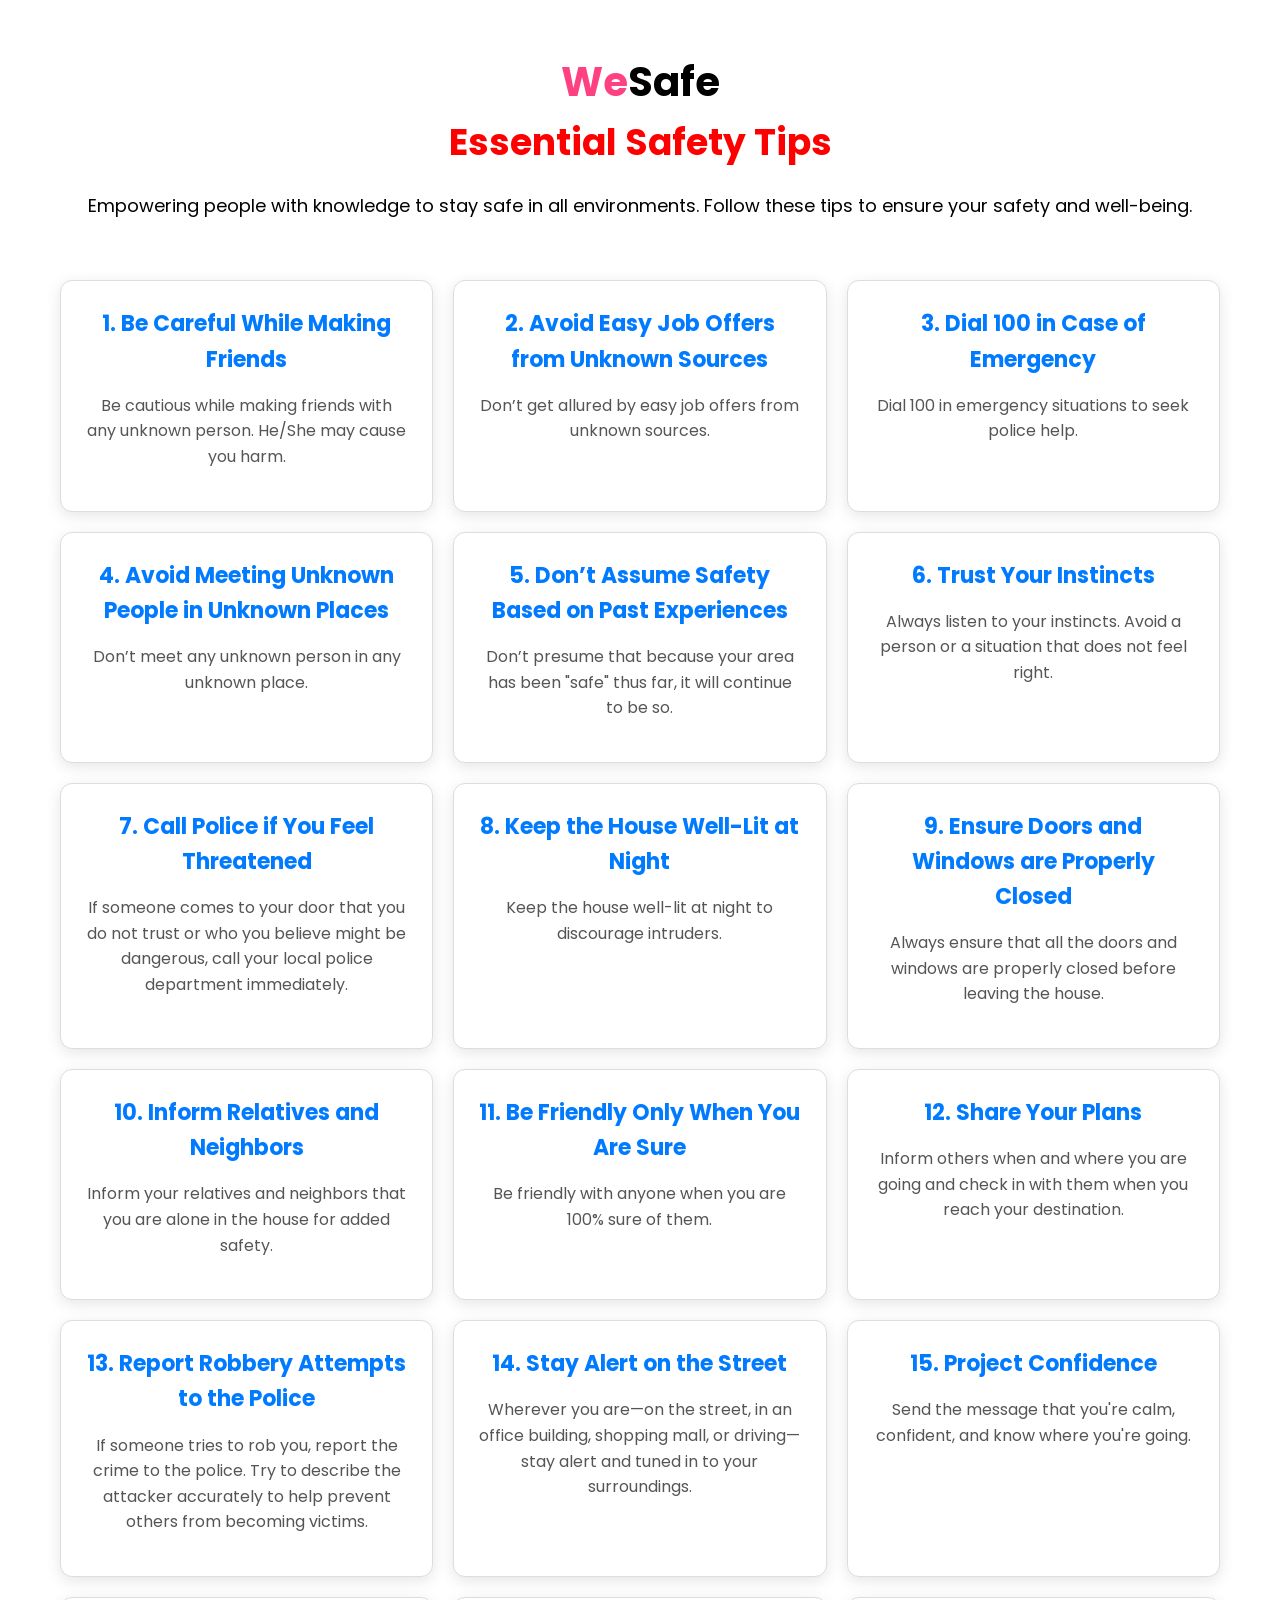
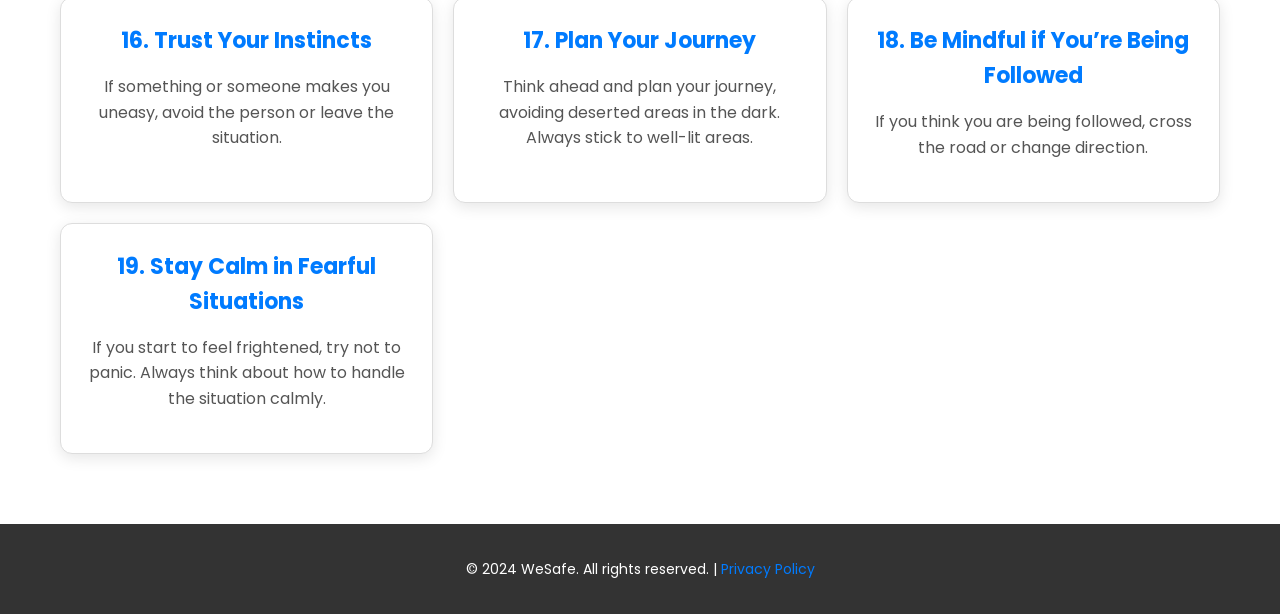
<file: tips.html>
<!DOCTYPE html>
<html lang="en">

<head>
    <meta charset="UTF-8">
    <meta name="viewport" content="width=device-width, initial-scale=1.0">
    <title>Safety Tips for Women</title>
    <link href="https://fonts.googleapis.com/css2?family=Poppins:wght@300;400;600&display=swap" rel="stylesheet">
    <style>
        /* General Styles */
        body {
            font-family: 'Poppins', sans-serif;
            margin: 0;
            padding: 0;
            background-color: #ffffff;
            color: #333;
            line-height: 1.6;
        }

        h1,
        h2 {
            margin: 0;
        }

        /* Header */
        .a {
            background-color: #ffffff;
            color: #ff4081;
            font-size: 40px;
            font-weight: bold;
        }

        .b {
            background-color: #ffffff;
            color: #000000;            
            font-size: 40px;
            font-weight: bold;
        }

        /* Safety Tips Section */
        .safety-tips {
            max-width: 1200px;
            margin: 50px auto;
            padding: -200px;
            text-align: center;
        }

        .safety-tips h1 {
            font-size: 36px;
            color: #ff0000;
            margin-bottom: 20px;
            font-weight: bold;
        }

        .safety-tips .intro-text {
            font-size: 18px;
            margin-bottom: 40px;
            color: #000000;
        }

        .tips-container {
            display: grid;
            grid-template-columns: repeat(auto-fill, minmax(280px, 1fr));
            gap: 20px;
            padding: 20px;
        }

        .tip-box {
            background-color: #ffffff;
            padding: 25px;
            border-radius: 12px;
            box-shadow: 0 4px 15px rgba(0, 0, 0, 0.1);
            transition: transform 0.3s, box-shadow 0.3s;
            color: #555;
            border: 1px solid #ddd;
        }

        .tip-box:hover {
            transform: translateY(-10px);
            box-shadow: 0 6px 20px rgba(0, 0, 0, 0.2);
            border: 2px solid #ff0000;
        }

        .tip-box h2 {
            font-size: 22px;
            color: #007bff;
            margin-bottom: 15px;
            font-weight: bold;
        }

        .tip-box p {
            font-size: 16px;
            color: #555;
            line-height: 1.6;
        }

        /* Footer */
        footer {
            background-color: #333;
            color: white;
            text-align: center;
            padding: 20px 0;
            margin-top: 50px;
            font-size: 14px;
        }

        footer a {
            color: #007bff;
            text-decoration: none;
        }

        footer a:hover {
            text-decoration: underline;
        }

        /* Responsive Design */
        @media (max-width: 768px) {
            .tips-container {
                grid-template-columns: repeat(auto-fill, minmax(240px, 1fr));
            }

            header {
                font-size: 32px;
            }

            .safety-tips h1 {
                font-size: 30px;
            }
        }
    </style>
</head>

<body>
    <section class="safety-tips">
        <span class="a">We</span><span class="b">Safe</span>
        <h1>Essential Safety Tips</h1>
        <p class="intro-text">Empowering people with knowledge to stay safe in all environments. Follow these tips to
            ensure your safety and well-being.</p>

        <div class="tips-container">
            <!-- Safety Tips -->
            <div class="tip-box">
                <h2>1. Be Careful While Making Friends</h2>
                <p>Be cautious while making friends with any unknown person. He/She may cause you harm.</p>
            </div>

            <div class="tip-box">
                <h2>2. Avoid Easy Job Offers from Unknown Sources</h2>
                <p>Don’t get allured by easy job offers from unknown sources.</p>
            </div>

            <div class="tip-box">
                <h2>3. Dial 100 in Case of Emergency</h2>
                <p>Dial 100 in emergency situations to seek police help.</p>
            </div>

            <div class="tip-box">
                <h2>4. Avoid Meeting Unknown People in Unknown Places</h2>
                <p>Don’t meet any unknown person in any unknown place.</p>
            </div>

            <div class="tip-box">
                <h2>5. Don’t Assume Safety Based on Past Experiences</h2>
                <p>Don’t presume that because your area has been "safe" thus far, it will continue to be so.</p>
            </div>

            <div class="tip-box">
                <h2>6. Trust Your Instincts</h2>
                <p>Always listen to your instincts. Avoid a person or a situation that does not feel right.</p>
            </div>

            <div class="tip-box">
                <h2>7. Call Police if You Feel Threatened</h2>
                <p>If someone comes to your door that you do not trust or who you believe might be dangerous, call your
                    local police department immediately.</p>
            </div>

            <div class="tip-box">
                <h2>8. Keep the House Well-Lit at Night</h2>
                <p>Keep the house well-lit at night to discourage intruders.</p>
            </div>

            <div class="tip-box">
                <h2>9. Ensure Doors and Windows are Properly Closed</h2>
                <p>Always ensure that all the doors and windows are properly closed before leaving the house.</p>
            </div>

            <div class="tip-box">
                <h2>10. Inform Relatives and Neighbors</h2>
                <p>Inform your relatives and neighbors that you are alone in the house for added safety.</p>
            </div>

            <div class="tip-box">
                <h2>11. Be Friendly Only When You Are Sure</h2>
                <p>Be friendly with anyone when you are 100% sure of them.</p>
            </div>

            <div class="tip-box">
                <h2>12. Share Your Plans</h2>
                <p>Inform others when and where you are going and check in with them when you reach your destination.
                </p>
            </div>

            <div class="tip-box">
                <h2>13. Report Robbery Attempts to the Police</h2>
                <p>If someone tries to rob you, report the crime to the police. Try to describe the attacker accurately
                    to help prevent others from becoming victims.</p>
            </div>

            <div class="tip-box">
                <h2>14. Stay Alert on the Street</h2>
                <p>Wherever you are—on the street, in an office building, shopping mall, or driving—stay alert and tuned
                    in to your surroundings.</p>
            </div>

            <div class="tip-box">
                <h2>15. Project Confidence</h2>
                <p>Send the message that you're calm, confident, and know where you're going.</p>
            </div>

            <div class="tip-box">
                <h2>16. Trust Your Instincts</h2>
                <p>If something or someone makes you uneasy, avoid the person or leave the situation.</p>
            </div>

            <div class="tip-box">
                <h2>17. Plan Your Journey</h2>
                <p>Think ahead and plan your journey, avoiding deserted areas in the dark. Always stick to well-lit
                    areas.</p>
            </div>

            <div class="tip-box">
                <h2>18. Be Mindful if You’re Being Followed</h2>
                <p>If you think you are being followed, cross the road or change direction.</p>
            </div>

            <div class="tip-box">
                <h2>19. Stay Calm in Fearful Situations</h2>
                <p>If you start to feel frightened, try not to panic. Always think about how to handle the situation
                    calmly.</p>
            </div>
        </div>
    </section>

    <!-- Footer -->
    <footer>
        <div class="footer-container">
            <p>© 2024 WeSafe. All rights reserved. | <a href="#">Privacy Policy</a></p>
        </div>
    </footer>
</body>

</html>
</file>
<file: styles.css>
/* Root Variables for Consistency */
:root {
    --primary-color: #ff4081;
    --secondary-color: #ff80ab;
    --text-dark: #333;
    --text-light: #555;
    --bg-light: #f4f4f4;
    --white: #ffffff;
}

/* General Styles */
body {
    margin: 0;
    font-family: 'Poppins', sans-serif;
    color: var(--text-dark);
    line-height: 1.6;
    background-color: var(--bg-light);
    overflow-x: hidden;
    scroll-behavior: smooth;
}

a {
    text-decoration: none;
    color: inherit;
}

h1, h2 {
    margin: 0;
}

p {
    margin: 0 0 10px;
}

/* Navigation Bar */
.navbar {
    display: flex;
    justify-content: space-between;
    align-items: center;
    background-color: var(--white);
    padding: 15px 30px;
    box-shadow: 0 2px 5px rgba(0, 0, 0, 0.1);
    position: sticky;
    top: 0;
    z-index: 1000;
    animation: fadeInDown 1s ease-in-out;
}

.navbar .logo {
    font-size: 24px;
    font-weight: 600;
    color: var(--primary-color);
    text-shadow: 2px 2px 2px #eee;
}

.navbar .logo span {
    color: var(--text-dark);
}

.nav-links {
    display: flex;
    list-style: none;
}

.nav-links li {
    margin: 0 15px;
}

.nav-links a {
    font-size: 16px;
    color: var(--text-dark);
    transition: color 0.3s ease-in-out;
}

.nav-links a:hover {
    color: var(--primary-color);
}

/* Button Styles */
.btn {
    padding: 10px 20px;
    border-radius: 30px;
    font-size: 14px;
    text-transform: uppercase;
    transition: all 0.3s ease;
    box-shadow: 0 4px 6px rgba(0, 0, 0, 0.1);
    cursor: pointer;
}

.btn-login {
    background: linear-gradient(45deg, var(--primary-color), var(--secondary-color));
    color: var(--white);
}

.btn-primary {
    background: var(--primary-color);
    color: var(--white);
    border: 2px solid var(--primary-color);
}

.btn-secondary {
    background: var(--white);
    color: var(--primary-color);
    border: 2px solid var(--primary-color);
}

.btn:hover {
    transform: translateY(-3px);
    box-shadow: 0 6px 8px rgba(0, 0, 0, 0.2);
}

/* Focus State for Accessibility */
a:focus, .btn:focus {
    outline: 3px dashed var(--primary-color);
    outline-offset: 4px;
}

/* Hero Section */
.hero {
    display: flex;
    align-items: center;
    justify-content: center;
    background: linear-gradient(135deg, var(--secondary-color), #ffe6ec);
    height: 100vh;
    text-align: center;
    padding-top: 50px;
    animation: fadeIn 1.5s ease-in-out;
    margin-top: -50px;
    margin-bottom: -20px;
    position: relative;
}

/* Hero Content */
.hero-content {
    max-width: 800px;
    margin: 0 auto;
    position: relative;
}

/* Buttons Above h1 */
.hero-top-buttons {
    display: flex;
    justify-content: center;
    gap: 20px;
    position: absolute;
    top: -150px;
    left: 50%;
    transform: translateX(-50%);
    z-index: 1;
}

/* Anchor Tag Buttons */
.hero-top-buttons a {
    display: flex;
    justify-content: center;
    align-items: center;
    width: 125px;
    height: 125px;
    background: var(--white);
    border-radius: 50%;
    cursor: pointer;
    box-shadow: 0 6px 15px rgba(0, 0, 0, 0.2);
    transition: all 0.3s ease;
}

.hero-top-buttons a:hover {
    transform: translateY(-8px);
    box-shadow: 0 8px 20px rgba(0, 0, 0, 0.3);
}

.hero-top-buttons a:active {
    transform: translateY(0);
    box-shadow: 0 4px 10px rgba(0, 0, 0, 0.3);
}

.button-icon {
    width: 80px;
    height: 80px;
    object-fit: contain;
    transition: all 0.3s ease;
}

.hero-top-buttons a:hover .button-icon {
    transform: scale(1.1);
    filter: brightness(1.2);
}

/* Hero Text */
.hero h1 {
    font-size: 3.5rem;
    color: var(--primary-color);
    margin-bottom: 15px;
    animation: slideInFromLeft 1s ease-in-out;
}

.hero p {
    font-size: 1.2rem;
    color: var(--text-light);
    animation: slideInFromRight 1s ease-in-out;
}

/* Hero Buttons */
.hero-buttons {
    margin-top: 20px;
    animation: fadeIn 2s ease-in-out;
}

.hero-buttons a {
    margin: 0 10px;
}

/* Features Section */
.features {
    padding: 60px 20px;
    background: var(--white);
    text-align: center;
}

.features h2 {
    font-size: 2.5rem;
    margin-bottom: 10px;
    color: var(--text-dark);
    animation: fadeInDown 1.5s ease-in-out;
}

.features .section-desc {
    font-size: 1rem;
    color: #777;
    margin-bottom: 30px;
}

/* Feature Cards */
.feature-cards {
    display: grid;
    grid-template-columns: repeat(auto-fit, minmax(250px, 1fr));
    gap: 20px;
    max-width: 1200px;
    margin: 0 auto;
}

.card {
    padding: 20px;
    background: #f9f9f9;
    border-radius: 8px;
    border: 1px solid #ddd;
    box-shadow: 0 2px 8px rgba(0, 0, 0, 0.1);
    text-align: center;
    transition: all 0.3s ease-in-out;
}

.card:hover {
    transform: translateY(-10px);
    box-shadow: 0 10px 15px rgba(0, 0, 0, 0.2);
    border-color: var(--primary-color);
}

.card h3 {
    margin-bottom: 10px;
    color: var(--primary-color);
}

/* Responsive Design */
@media (max-width: 992px) {
    .hero h1 {
        font-size: 2.5rem;
    }

    .hero p {
        font-size: 1rem;
    }

    .hero-top-buttons {
        top: -100px;
        gap: 15px;
    }

    .hero-top-buttons a {
        width: 90px;
        height: 90px;
    }

    .button-icon {
        width: 60px;
        height: 60px;
    }

    .navbar {
        flex-direction: column;
        align-items: flex-start;
        padding: 10px 20px;
    }

    .nav-links {
        flex-wrap: wrap;
        justify-content: center;
        margin-top: 10px;
    }

    .nav-links li {
        margin: 5px 10px;
    }
}

@media (max-width: 576px) {
    .hero-top-buttons a {
        width: 70px;
        height: 70px;
    }

    .button-icon {
        width: 45px;
        height: 45px;
    }

    .hero h1 {
        font-size: 2rem;
    }

    .features h2 {
        font-size: 2rem;
    }

    .features .section-desc {
        font-size: 0.9rem;
    }
}

/* Animations */
@keyframes fadeIn {
    from { opacity: 0; }
    to { opacity: 1; }
}

@keyframes fadeInDown {
    from { opacity: 0; transform: translateY(-20px); }
    to { opacity: 1; transform: translateY(0); }
}

@keyframes slideInFromLeft {
    from { opacity: 0; transform: translateX(-100%); }
    to { opacity: 1; transform: translateX(0); }
}

@keyframes slideInFromRight {
    from { opacity: 0; transform: translateX(100%); }
    to { opacity: 1; transform: translateX(0); }
}
</file>
